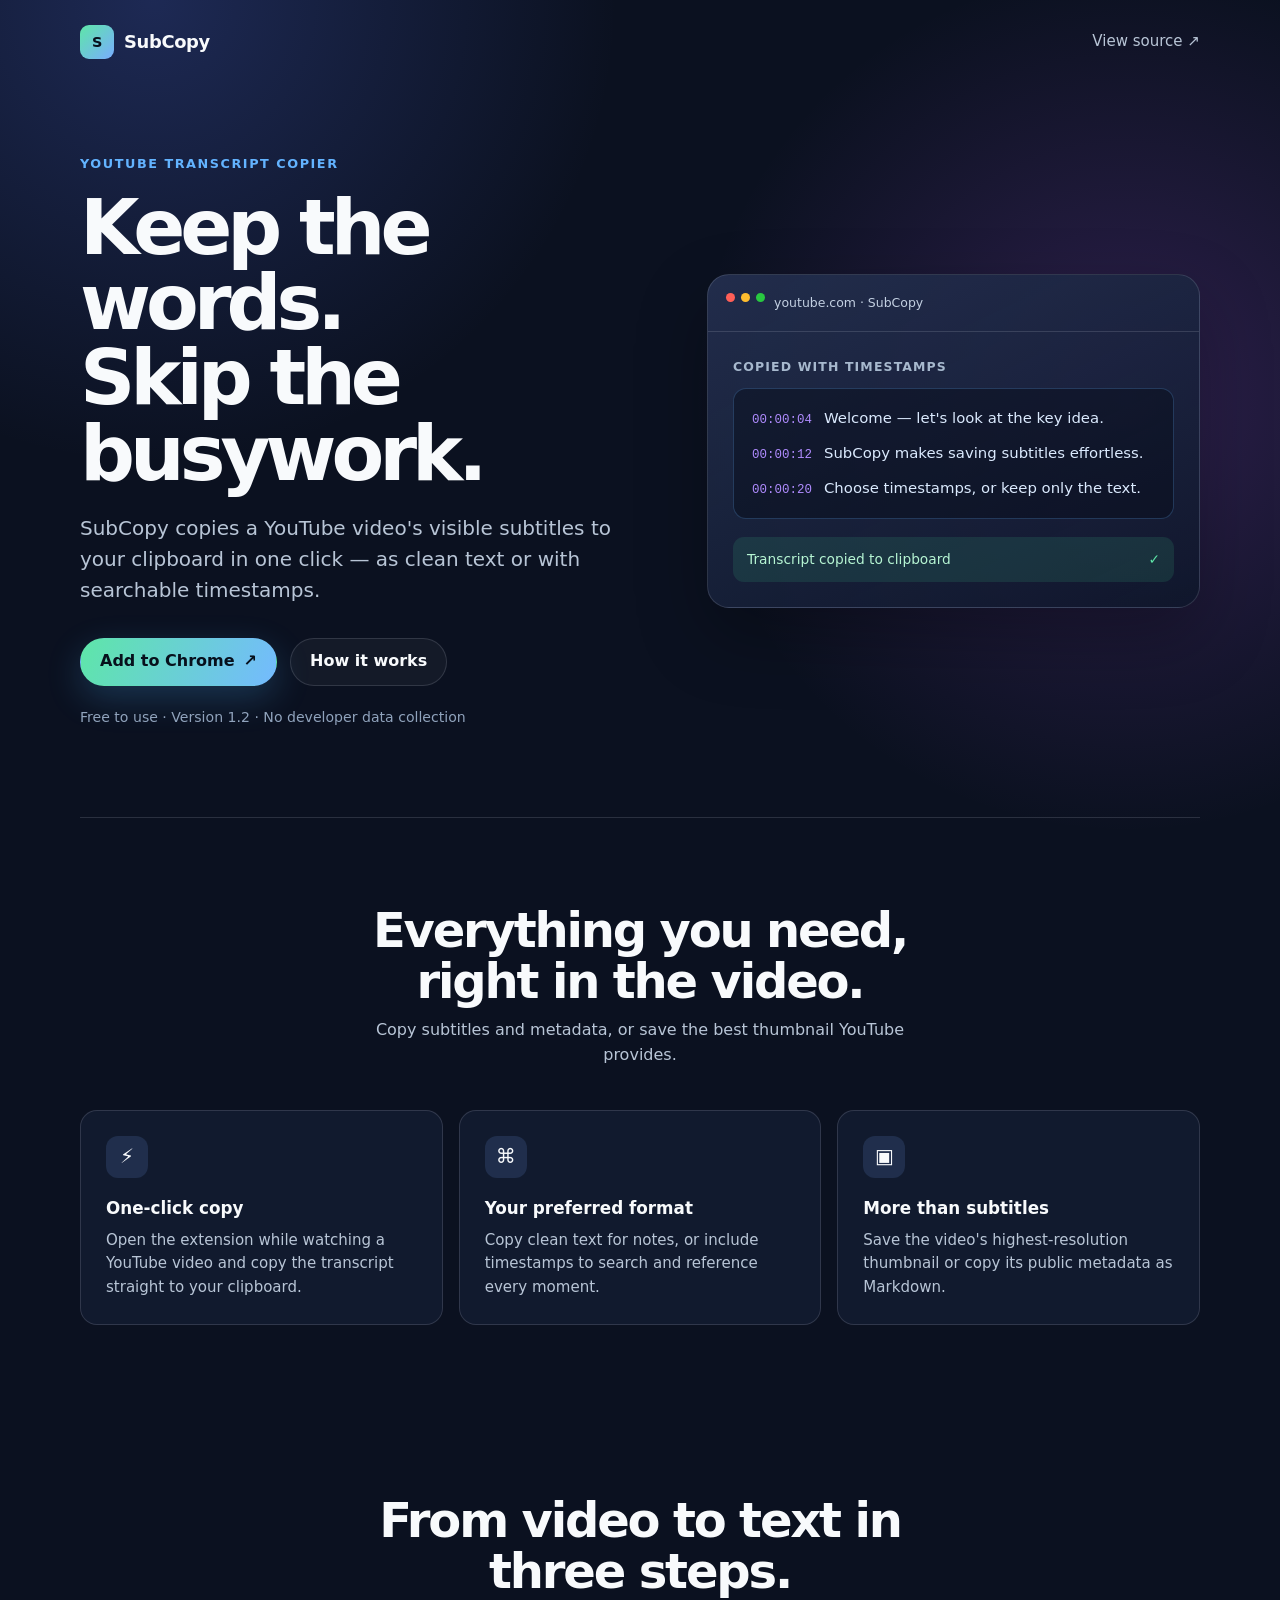
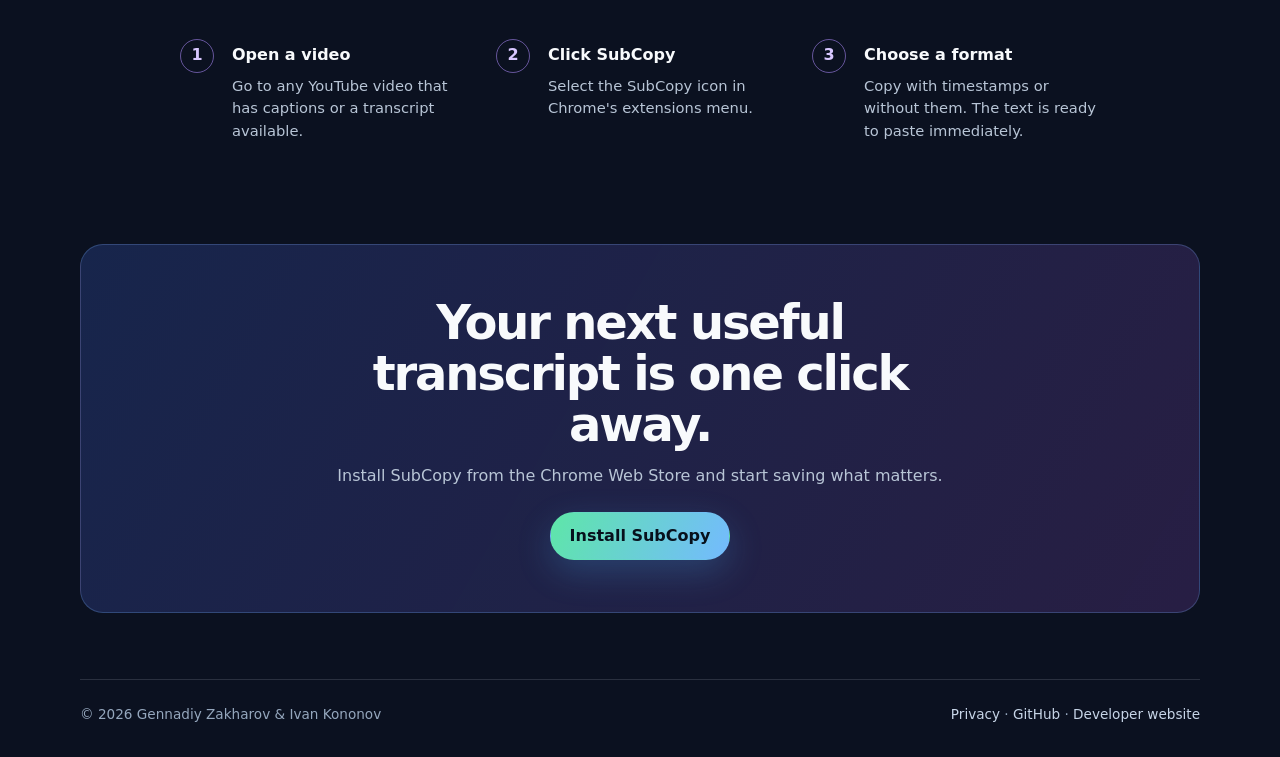
<file: docs/index.html>
<!doctype html>
<html lang="en">
  <head>
    <meta charset="utf-8">
    <meta name="viewport" content="width=device-width, initial-scale=1">
    <meta name="description" content="SubCopy copies YouTube subtitles to your clipboard in one click — with or without timestamps.">
    <meta name="theme-color" content="#0f172a">
    <title>SubCopy — YouTube subtitles, one click away</title>
    <style>
      :root {
        color-scheme: dark;
        --ink: #f8fafc;
        --muted: #b8c5d6;
        --surface: rgba(20, 30, 52, .76);
        --line: rgba(203, 213, 225, .16);
        --blue: #63b3ff;
        --purple: #b08cff;
        --green: #5ee6a8;
      }
      * { box-sizing: border-box; }
      html { scroll-behavior: smooth; }
      body {
        min-width: 320px;
        margin: 0;
        color: var(--ink);
        background:
          radial-gradient(circle at 12% 0%, rgba(84, 114, 240, .25), transparent 29rem),
          radial-gradient(circle at 88% 17%, rgba(156, 78, 218, .24), transparent 27rem),
          #0b1120;
        font: 16px/1.55 Inter, ui-sans-serif, system-ui, -apple-system, BlinkMacSystemFont, "Segoe UI", sans-serif;
      }
      a { color: inherit; }
      .wrap { width: min(1120px, calc(100% - 40px)); margin: auto; }
      header { display: flex; align-items: center; justify-content: space-between; padding: 25px 0; }
      .brand { display: flex; align-items: center; gap: 10px; text-decoration: none; font-size: 1.12rem; font-weight: 750; letter-spacing: -.02em; }
      .brand-mark { display: grid; width: 34px; height: 34px; place-items: center; border-radius: 9px; color: #07101c; background: linear-gradient(135deg, var(--green), #79adff); font-size: .9rem; font-weight: 900; }
      .top-link { color: var(--muted); text-decoration: none; font-size: .94rem; }
      .top-link:hover { color: white; }
      .hero { display: grid; grid-template-columns: 1.07fr .93fr; gap: 60px; align-items: center; min-height: 580px; padding: 70px 0 88px; }
      .eyebrow { color: var(--blue); font-weight: 700; font-size: .8rem; letter-spacing: .12em; text-transform: uppercase; }
      h1 { max-width: 680px; margin: 16px 0 22px; font-size: clamp(2.8rem, 6vw, 5.4rem); line-height: .98; letter-spacing: -.065em; }
      .lead { max-width: 570px; margin: 0; color: var(--muted); font-size: clamp(1.06rem, 2vw, 1.25rem); }
      .actions { display: flex; flex-wrap: wrap; gap: 13px; margin-top: 32px; }
      .button { display: inline-flex; align-items: center; justify-content: center; gap: 9px; min-height: 48px; padding: 0 19px; border: 1px solid transparent; border-radius: 999px; font-weight: 750; text-decoration: none; transition: transform .16s ease, background .16s ease; }
      .button:hover { transform: translateY(-2px); }
      .button.primary { color: #07101c; background: linear-gradient(115deg, var(--green), #74baff); box-shadow: 0 12px 35px rgba(76, 183, 255, .22); }
      .button.secondary { border-color: var(--line); color: var(--ink); background: rgba(255,255,255,.04); }
      .trust { margin-top: 21px; color: #90a3bc; font-size: .88rem; }
      .product-card { overflow: hidden; border: 1px solid var(--line); border-radius: 22px; background: linear-gradient(155deg, rgba(36, 48, 80, .91), rgba(14, 22, 42, .84)); box-shadow: 0 28px 70px rgba(0, 0, 0, .28); }
      .card-top { display: flex; gap: 12px; padding: 18px; border-bottom: 1px solid var(--line); color: #c3d0e2; font-size: .78rem; }
      .dot { width: 9px; height: 9px; border-radius: 50%; background: #ff5f57; box-shadow: 15px 0 #ffbd2e, 30px 0 #28c840; }
      .card-body { padding: 25px; }
      .copy-label { margin-bottom: 12px; color: #a7b9ce; font-size: .78rem; font-weight: 700; letter-spacing: .09em; text-transform: uppercase; }
      .transcript { display: grid; gap: 12px; padding: 18px; border: 1px solid rgba(99, 179, 255, .23); border-radius: 13px; background: rgba(5, 10, 22, .42); }
      .line { display: flex; gap: 12px; align-items: baseline; color: #dbeafe; font-size: .93rem; }
      .time { flex: 0 0 56px; color: var(--purple); font: .78rem ui-monospace, SFMono-Regular, Menlo, monospace; }
      .copybar { display: flex; align-items: center; justify-content: space-between; margin-top: 18px; padding: 12px 14px; border-radius: 11px; color: #b6f5d3; background: rgba(65, 219, 148, .12); font-size: .86rem; }
      .copybar strong { color: var(--green); }
      .features { padding: 87px 0; border-top: 1px solid var(--line); }
      .section-title { max-width: 580px; margin: 0 auto 42px; text-align: center; }
      h2 { margin: 0 0 12px; font-size: clamp(2rem, 4vw, 3rem); line-height: 1.06; letter-spacing: -.045em; }
      .section-title p { margin: 0; color: var(--muted); }
      .feature-grid { display: grid; grid-template-columns: repeat(3, 1fr); gap: 16px; }
      .feature { padding: 25px; border: 1px solid var(--line); border-radius: 17px; background: var(--surface); }
      .feature-icon { display: grid; width: 42px; height: 42px; margin-bottom: 17px; place-items: center; border-radius: 12px; background: rgba(118, 168, 255, .14); font-size: 1.25rem; }
      .feature h3 { margin: 0 0 8px; font-size: 1.05rem; }
      .feature p { margin: 0; color: var(--muted); font-size: .94rem; }
      .how { padding: 83px 0; }
      .steps { display: grid; grid-template-columns: repeat(3, 1fr); gap: 28px; max-width: 920px; margin: 0 auto; }
      .step { position: relative; padding-left: 52px; }
      .step-num { position: absolute; top: 0; left: 0; display: grid; width: 34px; height: 34px; place-items: center; border: 1px solid rgba(176, 140, 255, .55); border-radius: 50%; color: #d8c7ff; font-weight: 750; }
      .step h3 { margin: 4px 0 7px; font-size: 1rem; }
      .step p { margin: 0; color: var(--muted); font-size: .92rem; }
      .cta { margin: 18px 0 66px; padding: 52px 28px; border: 1px solid rgba(125, 178, 255, .25); border-radius: 23px; background: linear-gradient(120deg, rgba(60, 100, 206, .25), rgba(142, 77, 195, .22)); text-align: center; }
      .cta h2 { max-width: 600px; margin: 0 auto 14px; }
      .cta p { margin: 0 auto 24px; color: var(--muted); }
      footer { display: flex; flex-wrap: wrap; justify-content: space-between; gap: 14px; padding: 24px 0 32px; border-top: 1px solid var(--line); color: #95a7bd; font-size: .85rem; }
      footer a { color: #c7d5e7; text-decoration: none; }
      footer a:hover { color: white; }
      @media (max-width: 760px) { .hero { grid-template-columns: 1fr; gap: 35px; min-height: auto; padding-top: 52px; } .feature-grid, .steps { grid-template-columns: 1fr; } .steps { gap: 22px; } .product-card { max-width: 500px; } }
      @media (max-width: 440px) { .wrap { width: min(100% - 30px, 1120px); } .top-link { display: none; } h1 { font-size: 2.85rem; } .actions { display: grid; } .button { width: 100%; } }
    </style>
  </head>
  <body>
    <div class="wrap">
      <header>
        <a class="brand" href="#top" aria-label="SubCopy home"><span class="brand-mark" aria-hidden="true">S</span>SubCopy</a>
        <a class="top-link" href="https://github.com/globa-me/SubCopy" target="_blank" rel="noreferrer">View source ↗</a>
      </header>

      <main id="top">
        <section class="hero">
          <div>
            <div class="eyebrow">YouTube transcript copier</div>
            <h1>Keep the words.<br>Skip the busywork.</h1>
            <p class="lead">SubCopy copies a YouTube video's visible subtitles to your clipboard in one click — as clean text or with searchable timestamps.</p>
            <div class="actions">
              <a class="button primary" href="https://chromewebstore.google.com/detail/subcopy/fimcpincagfeocllidclnchppdpeihai" target="_blank" rel="noreferrer">Add to Chrome <span aria-hidden="true">↗</span></a>
              <a class="button secondary" href="#how-it-works">How it works</a>
            </div>
            <div class="trust">Free to use · Version 1.2 · No developer data collection</div>
          </div>
          <div class="product-card" aria-label="SubCopy transcript preview">
            <div class="card-top"><span class="dot" aria-hidden="true"></span><span style="margin-left:27px">youtube.com · SubCopy</span></div>
            <div class="card-body">
              <div class="copy-label">Copied with timestamps</div>
              <div class="transcript">
                <div class="line"><span class="time">00:00:04</span><span>Welcome — let's look at the key idea.</span></div>
                <div class="line"><span class="time">00:00:12</span><span>SubCopy makes saving subtitles effortless.</span></div>
                <div class="line"><span class="time">00:00:20</span><span>Choose timestamps, or keep only the text.</span></div>
              </div>
              <div class="copybar"><span>Transcript copied to clipboard</span><strong>✓</strong></div>
            </div>
          </div>
        </section>

        <section class="features" aria-labelledby="features-title">
          <div class="section-title"><h2 id="features-title">Everything you need, right in the video.</h2><p>Copy subtitles and metadata, or save the best thumbnail YouTube provides.</p></div>
          <div class="feature-grid">
            <article class="feature"><div class="feature-icon">⚡</div><h3>One-click copy</h3><p>Open the extension while watching a YouTube video and copy the transcript straight to your clipboard.</p></article>
            <article class="feature"><div class="feature-icon">⌘</div><h3>Your preferred format</h3><p>Copy clean text for notes, or include timestamps to search and reference every moment.</p></article>
            <article class="feature"><div class="feature-icon">▣</div><h3>More than subtitles</h3><p>Save the video's highest-resolution thumbnail or copy its public metadata as Markdown.</p></article>
          </div>
        </section>

        <section class="how" id="how-it-works" aria-labelledby="how-title">
          <div class="section-title"><h2 id="how-title">From video to text in three steps.</h2></div>
          <div class="steps">
            <article class="step"><span class="step-num">1</span><h3>Open a video</h3><p>Go to any YouTube video that has captions or a transcript available.</p></article>
            <article class="step"><span class="step-num">2</span><h3>Click SubCopy</h3><p>Select the SubCopy icon in Chrome's extensions menu.</p></article>
            <article class="step"><span class="step-num">3</span><h3>Choose a format</h3><p>Copy with timestamps or without them. The text is ready to paste immediately.</p></article>
          </div>
        </section>

        <section class="cta"><h2>Your next useful transcript is one click away.</h2><p>Install SubCopy from the Chrome Web Store and start saving what matters.</p><a class="button primary" href="https://chromewebstore.google.com/detail/subcopy/fimcpincagfeocllidclnchppdpeihai" target="_blank" rel="noreferrer">Install SubCopy</a></section>
      </main>

      <footer><span>© 2026 Gennadiy Zakharov &amp; Ivan Kononov</span><span><a href="privacy.html">Privacy</a> · <a href="https://github.com/globa-me/SubCopy" target="_blank" rel="noreferrer">GitHub</a> · <a href="https://zakharov.asia/" target="_blank" rel="noreferrer">Developer website</a></span></footer>
    </div>
  </body>
</html>
</file>
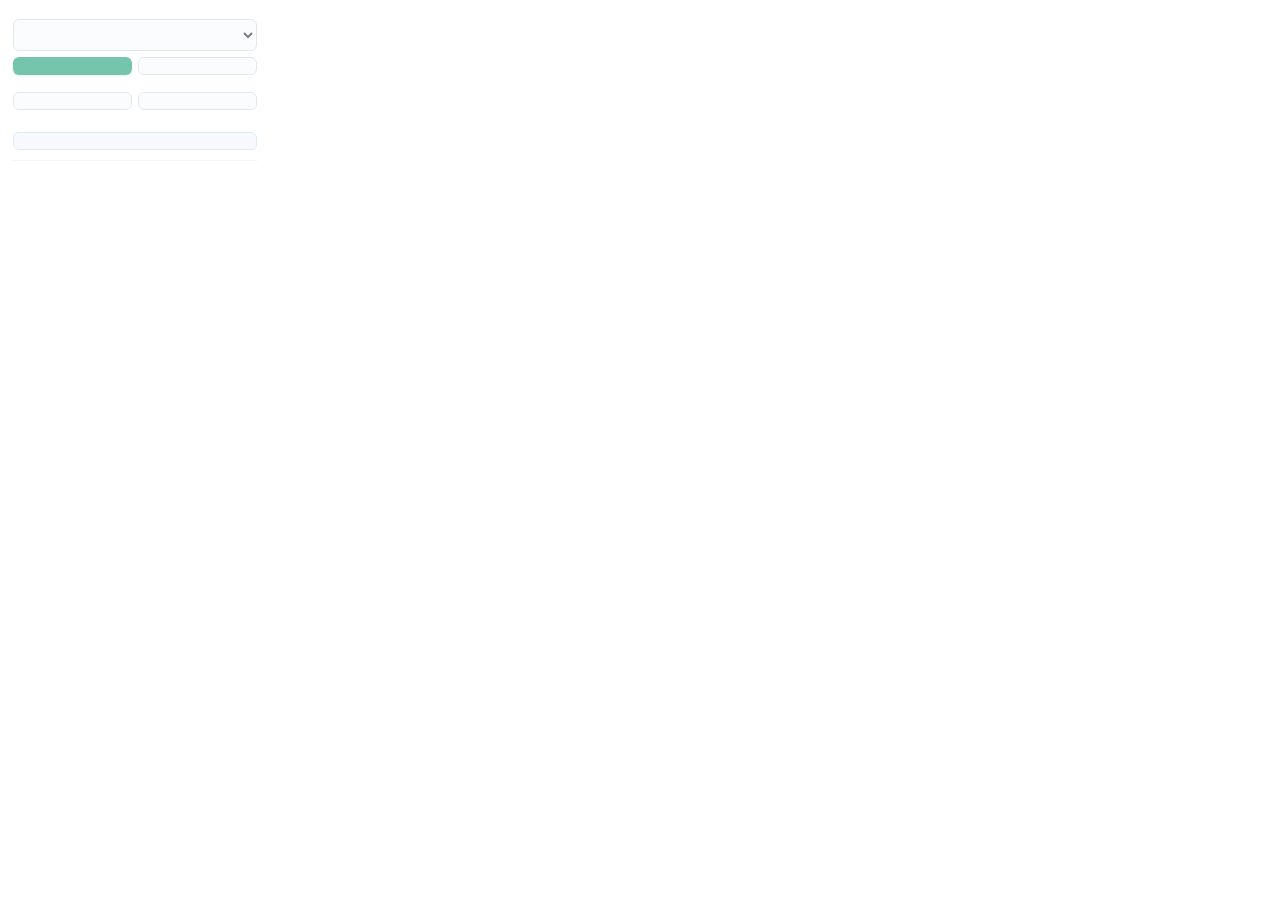
<file: popup.html>
<!DOCTYPE html>
<html lang="en">
<head>
  <meta charset="UTF-8">
  <style>
    * { box-sizing: border-box; margin: 0; padding: 0; }
    body {
      width: 270px;
      font-family: -apple-system, BlinkMacSystemFont, "Segoe UI", Roboto, Helvetica, Arial, sans-serif;
      padding: 13px;
      background: #ffffff;
      color: #0f172a;
    }
    .section-title {
      font-size: 11px;
      font-weight: 700;
      text-transform: uppercase;
      letter-spacing: 0.5px;
      color: #64748b;
      margin-bottom: 6px;
      display: flex;
      align-items: center;
      gap: 5px;
    }
    .section {
      margin-bottom: 11px;
    }
    .btn-grid {
      display: grid;
      grid-template-columns: 1fr 1fr;
      gap: 6px;
    }
    button, select {
      font-family: inherit;
      border-radius: 6px;
      border: 1px solid #cbd5e1;
      cursor: pointer;
      transition: background 0.15s ease, border-color 0.15s ease, transform 0.05s ease, box-shadow 0.15s ease;
    }
    button:active {
      transform: scale(0.98);
    }
    button:disabled, select:disabled {
      cursor: not-allowed;
      opacity: 0.55;
      transform: none;
    }
    select {
      width: 100%;
      padding: 7px 8px;
      font-size: 12px;
      background: #f8fafc;
      color: #0f172a;
      margin-bottom: 6px;
      outline: none;
      appearance: auto;
    }
    select:focus {
      border-color: #059669;
      background: #ffffff;
      box-shadow: 0 0 0 2px rgba(5, 150, 105, 0.15);
    }
    .btn-primary {
      width: 100%;
      padding: 8px 6px;
      font-size: 12px;
      font-weight: 600;
      background: #059669;
      color: #ffffff;
      border: none;
      box-shadow: 0 1px 2px rgba(5, 150, 105, 0.2);
    }
    .btn-primary:hover {
      background: #047857;
    }
    .btn-secondary {
      width: 100%;
      padding: 8px 6px;
      font-size: 12px;
      font-weight: 500;
      background: #f8fafc;
      color: #334155;
      border: 1px solid #cbd5e1;
    }
    .btn-secondary:hover {
      background: #f1f5f9;
      color: #0f172a;
      border-color: #94a3b8;
    }
    .btn-accent {
      width: 100%;
      padding: 8px 6px;
      font-size: 12px;
      font-weight: 600;
      background: #eff6ff;
      color: #2563eb;
      border: 1px solid #bfdbfe;
    }
    .btn-accent:hover {
      background: #dbeafe;
      border-color: #93c5fd;
    }
    .status {
      display: none;
      margin-bottom: 10px;
      padding: 8px 9px;
      border: 1px solid #bfdbfe;
      border-radius: 6px;
      background: #eff6ff;
      color: #1d4ed8;
      font-size: 11px;
      line-height: 1.35;
    }
    .status.error {
      border-color: #fecaca;
      background: #fef2f2;
      color: #b91c1c;
    }
    footer {
      margin-top: 10px;
      padding-top: 8px;
      border-top: 1px solid #f1f5f9;
      font-size: 10px;
      text-align: center;
    }
    footer a {
      color: #94a3b8;
      text-decoration: none;
    }
    footer a:hover {
      color: #64748b;
      text-decoration: underline;
    }
  </style>
</head>
<body>
  <div id="statusMessage" class="status" role="status" aria-live="polite"></div>

  <div class="section">
    <div class="section-title" id="sectionSubtitlesTitle"></div>
    <select id="langSelect" disabled>
      <option value="" id="selectPlaceholder"></option>
    </select>
    <div class="btn-grid">
      <button id="copyWithTimestamps" class="btn-primary" disabled></button>
      <button id="copyWithoutTimestamps" class="btn-secondary" disabled></button>
    </div>
  </div>

  <div class="section">
    <div class="section-title" id="sectionCoverTitle"></div>
    <div class="btn-grid">
      <button id="downloadCover" class="btn-secondary" disabled></button>
      <button id="copyCover" class="btn-secondary" disabled></button>
    </div>
  </div>

  <div class="section" style="margin-bottom: 6px;">
    <div class="section-title" id="sectionInfoTitle"></div>
    <button id="copyAllInfo" class="btn-accent" disabled></button>
  </div>

  <footer>
    <a id="popupFooter" href="#" target="_blank" rel="noopener noreferrer"></a>
  </footer>
  <script src="popup.js"></script>
</body>
</html>
</file>
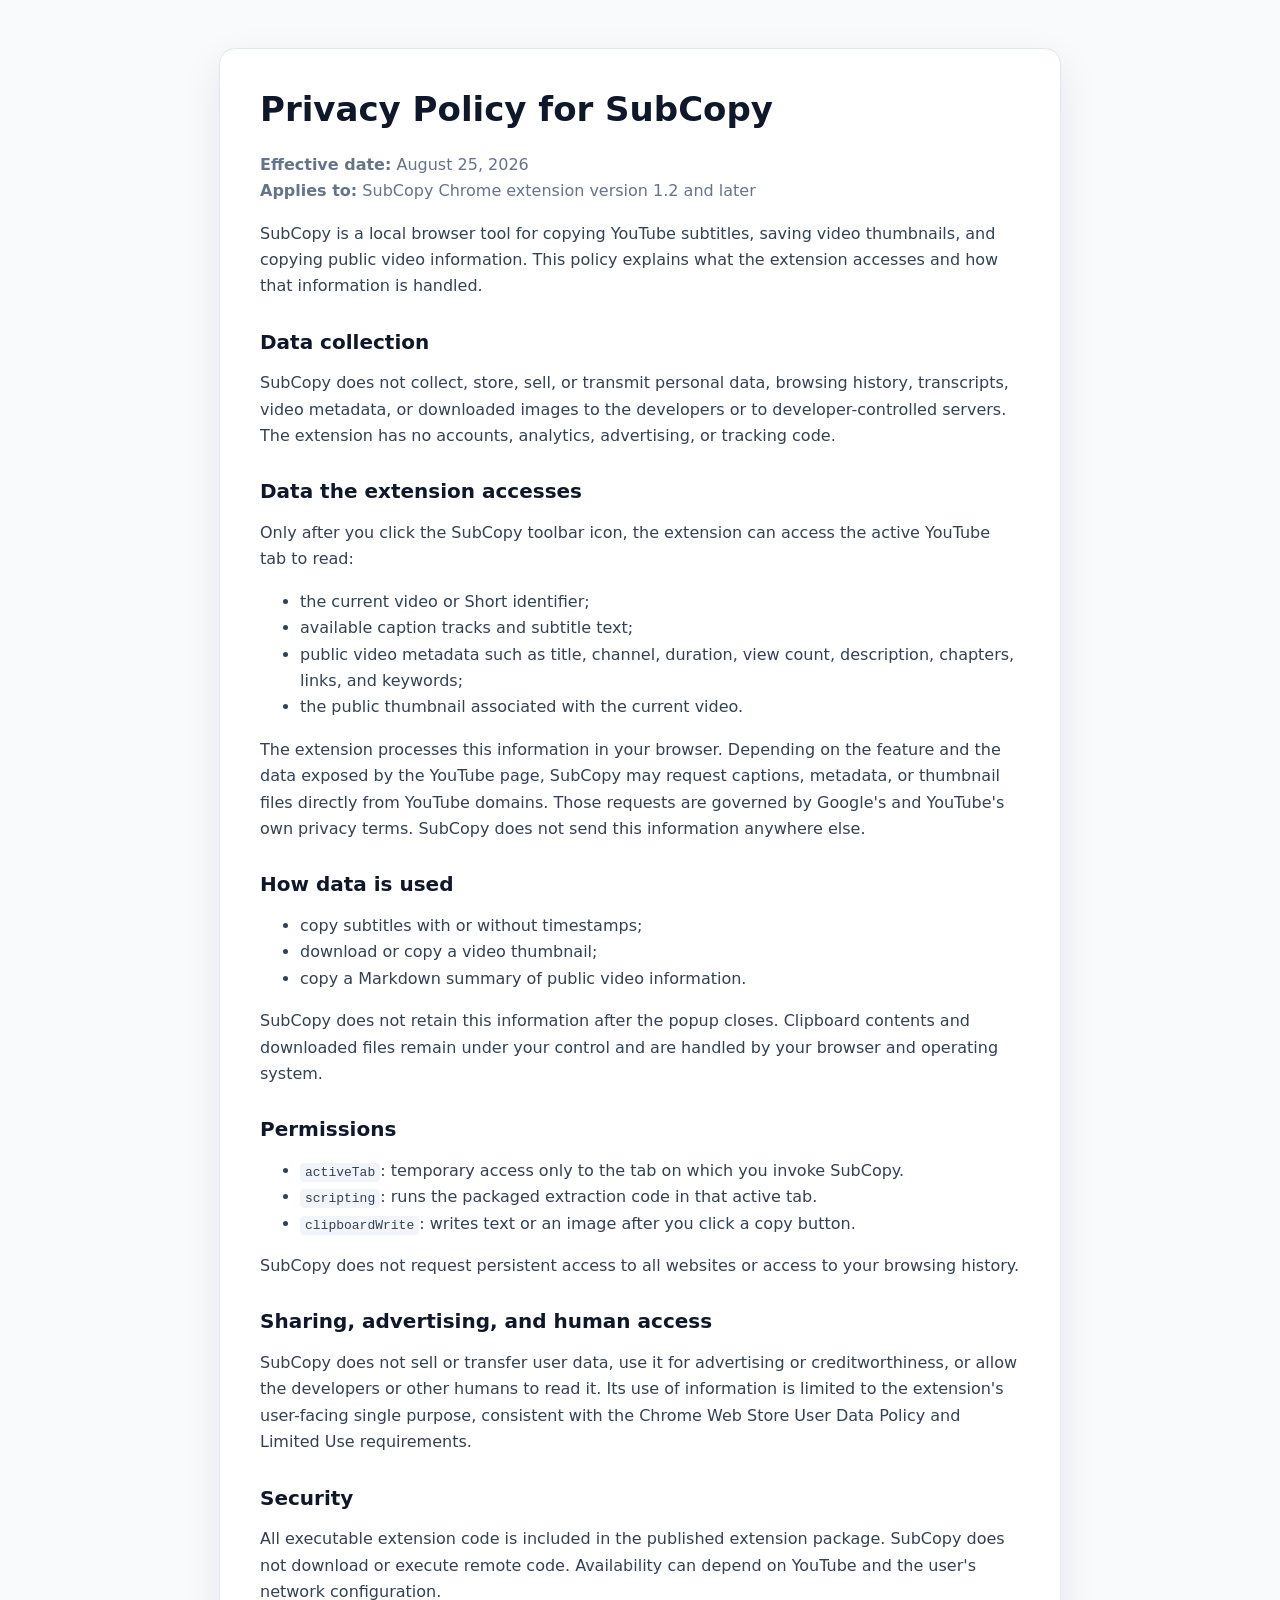
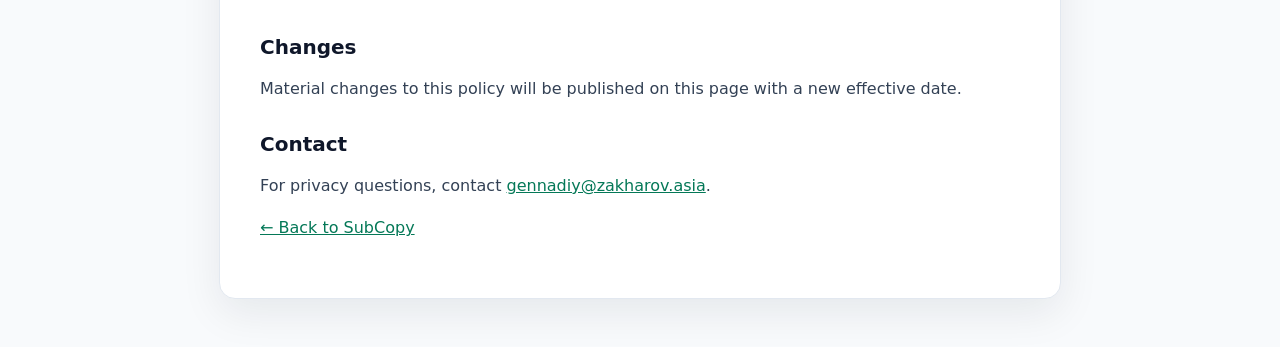
<file: docs/privacy.html>
<!DOCTYPE html>
<html lang="en">
<head>
  <meta charset="UTF-8">
  <meta name="viewport" content="width=device-width, initial-scale=1">
  <meta name="description" content="Privacy Policy for the SubCopy Chrome extension.">
  <title>SubCopy Privacy Policy</title>
  <style>
    :root { color-scheme: light; font-family: Inter, ui-sans-serif, system-ui, -apple-system, BlinkMacSystemFont, "Segoe UI", sans-serif; }
    body { margin: 0; background: #f8fafc; color: #0f172a; }
    main { width: min(760px, calc(100% - 40px)); margin: 48px auto; padding: 40px; background: #fff; border: 1px solid #e2e8f0; border-radius: 16px; box-shadow: 0 14px 40px rgba(15, 23, 42, .08); }
    h1 { margin-top: 0; font-size: 34px; }
    h2 { margin-top: 30px; font-size: 20px; }
    p, li { color: #334155; line-height: 1.65; }
    code { padding: 2px 5px; border-radius: 4px; background: #f1f5f9; }
    a { color: #047857; }
    .meta { color: #64748b; }
    @media (max-width: 640px) { main { width: auto; margin: 0; padding: 28px 20px; border: 0; border-radius: 0; box-shadow: none; } }
  </style>
</head>
<body>
  <main>
    <h1>Privacy Policy for SubCopy</h1>
    <p class="meta"><strong>Effective date:</strong> August 25, 2026<br><strong>Applies to:</strong> SubCopy Chrome extension version 1.2 and later</p>
    <p>SubCopy is a local browser tool for copying YouTube subtitles, saving video thumbnails, and copying public video information. This policy explains what the extension accesses and how that information is handled.</p>

    <h2>Data collection</h2>
    <p>SubCopy does not collect, store, sell, or transmit personal data, browsing history, transcripts, video metadata, or downloaded images to the developers or to developer-controlled servers. The extension has no accounts, analytics, advertising, or tracking code.</p>

    <h2>Data the extension accesses</h2>
    <p>Only after you click the SubCopy toolbar icon, the extension can access the active YouTube tab to read:</p>
    <ul><li>the current video or Short identifier;</li><li>available caption tracks and subtitle text;</li><li>public video metadata such as title, channel, duration, view count, description, chapters, links, and keywords;</li><li>the public thumbnail associated with the current video.</li></ul>
    <p>The extension processes this information in your browser. Depending on the feature and the data exposed by the YouTube page, SubCopy may request captions, metadata, or thumbnail files directly from YouTube domains. Those requests are governed by Google's and YouTube's own privacy terms. SubCopy does not send this information anywhere else.</p>

    <h2>How data is used</h2>
    <ul><li>copy subtitles with or without timestamps;</li><li>download or copy a video thumbnail;</li><li>copy a Markdown summary of public video information.</li></ul>
    <p>SubCopy does not retain this information after the popup closes. Clipboard contents and downloaded files remain under your control and are handled by your browser and operating system.</p>

    <h2>Permissions</h2>
    <ul><li><code>activeTab</code>: temporary access only to the tab on which you invoke SubCopy.</li><li><code>scripting</code>: runs the packaged extraction code in that active tab.</li><li><code>clipboardWrite</code>: writes text or an image after you click a copy button.</li></ul>
    <p>SubCopy does not request persistent access to all websites or access to your browsing history.</p>

    <h2>Sharing, advertising, and human access</h2>
    <p>SubCopy does not sell or transfer user data, use it for advertising or creditworthiness, or allow the developers or other humans to read it. Its use of information is limited to the extension's user-facing single purpose, consistent with the Chrome Web Store User Data Policy and Limited Use requirements.</p>

    <h2>Security</h2>
    <p>All executable extension code is included in the published extension package. SubCopy does not download or execute remote code. Availability can depend on YouTube and the user's network configuration.</p>

    <h2>Changes</h2>
    <p>Material changes to this policy will be published on this page with a new effective date.</p>

    <h2>Contact</h2>
    <p>For privacy questions, contact <a href="mailto:gennadiy@zakharov.asia">gennadiy@zakharov.asia</a>.</p>

    <p><a href="./">← Back to SubCopy</a></p>
  </main>
</body>
</html>
</file>
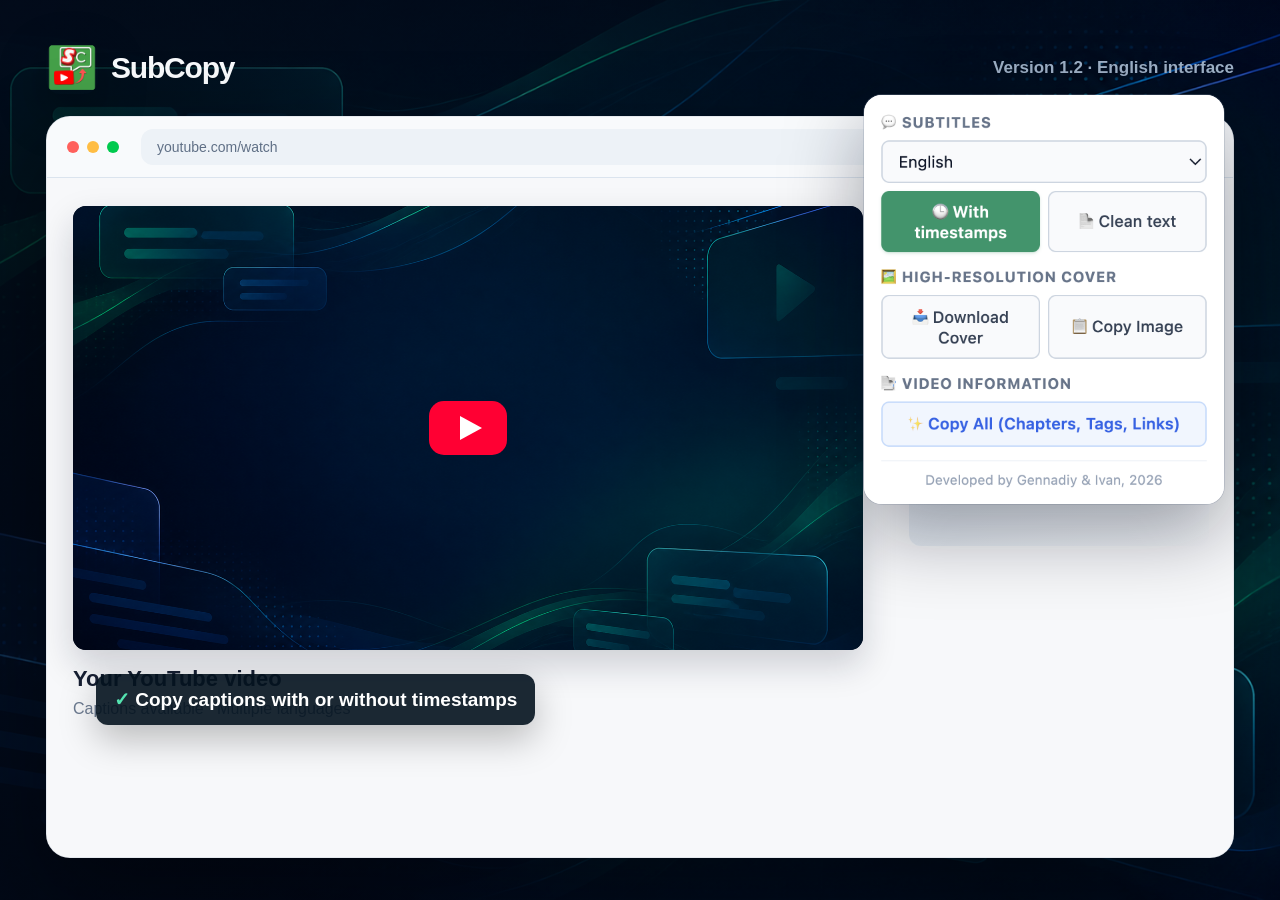
<file: promo_assets/release-v1.2/source/store-assets.html>
<!doctype html>
<html lang="en">
<head>
  <meta charset="utf-8">
  <meta name="viewport" content="width=device-width, initial-scale=1">
  <title>SubCopy 1.2 Store Assets</title>
  <style>
    * { box-sizing: border-box; }
    html, body { margin: 0; width: 100%; height: 100%; overflow: hidden; }
    body {
      font-family: Inter, ui-sans-serif, -apple-system, BlinkMacSystemFont, "Segoe UI", sans-serif;
      color: #f8fafc;
      background: #061426;
    }
    .asset { position: relative; display: none; width: 100vw; height: 100vh; overflow: hidden; }
    .asset.active { display: block; }
    .backdrop {
      position: absolute; inset: 0; width: 100%; height: 100%; object-fit: cover;
      filter: saturate(.92) contrast(1.03);
    }
    .shade { position: absolute; inset: 0; background: linear-gradient(90deg, rgba(3, 12, 24, .68), rgba(3, 12, 24, .08)); }
    .logo { display: flex; align-items: center; gap: 20px; }
    .logo img { display: block; border-radius: 22%; box-shadow: 0 18px 50px rgba(0,0,0,.3); }
    .brand { font-weight: 780; letter-spacing: -.04em; }
    .eyebrow { color: #5ee1b7; font-weight: 750; letter-spacing: .12em; text-transform: uppercase; }
    .pill {
      display: inline-flex; align-items: center; gap: 9px; padding: 11px 15px;
      border: 1px solid rgba(148, 163, 184, .25); border-radius: 999px;
      background: rgba(15, 35, 54, .72); color: #dce8f5; font-weight: 650;
      box-shadow: inset 0 1px rgba(255,255,255,.08);
    }
    .dot { width: 9px; height: 9px; border-radius: 50%; background: #22c98b; box-shadow: 0 0 18px #22c98b; }

    /* Store screenshot: 1280 x 800 */
    #screenshot { background: #07182a; padding: 42px 46px; }
    #screenshot .topline { position: relative; z-index: 2; display: flex; align-items: center; justify-content: space-between; }
    #screenshot .topline .logo { gap: 13px; }
    #screenshot .topline img { width: 52px; height: 52px; border-radius: 14px; }
    #screenshot .topline .brand { font-size: 30px; }
    #screenshot .topline .version { color: #9fb2c8; font-size: 17px; font-weight: 650; }
    .browser {
      position: absolute; z-index: 2; left: 46px; right: 46px; top: 116px; bottom: 42px;
      overflow: hidden; border: 1px solid rgba(148, 163, 184, .24); border-radius: 24px;
      background: #fff; box-shadow: 0 35px 90px rgba(0,0,0,.4);
    }
    .browserbar {
      height: 61px; display: flex; align-items: center; gap: 12px; padding: 0 20px;
      background: #f8fafc; border-bottom: 1px solid #dbe4ee;
    }
    .traffic { display: flex; gap: 8px; margin-right: 10px; }
    .traffic i { display:block; width: 12px; height: 12px; border-radius: 50%; }
    .traffic i:nth-child(1) { background:#ff605c; } .traffic i:nth-child(2) { background:#ffbd44; } .traffic i:nth-child(3) { background:#00ca4e; }
    .address { flex: 1; padding: 10px 16px; border-radius: 12px; background: #edf2f7; color: #607086; font-size: 14px; }
    .browser-body { position: relative; height: calc(100% - 61px); background: #f7f8fa; }
    .video-shell { position: absolute; left: 26px; top: 28px; width: 790px; }
    .video-frame { position: relative; overflow: hidden; aspect-ratio: 16/9; border-radius: 13px; background:#0b1020; box-shadow: 0 15px 34px rgba(15,23,42,.18); }
    .video-frame img { width:100%; height:100%; object-fit:cover; }
    .play { position:absolute; left:50%; top:50%; transform:translate(-50%,-50%); width:78px; height:54px; border-radius:15px; background:#ff0033; }
    .play:after { content:""; position:absolute; left:31px; top:15px; border-left:22px solid white; border-top:12px solid transparent; border-bottom:12px solid transparent; }
    .video-title { margin-top: 16px; color:#172033; font-size:22px; font-weight:760; }
    .video-meta { margin-top:8px; color:#6b7a90; font-size:16px; }
    .side-lines { position:absolute; right:24px; top:34px; width:300px; }
    .side-line { height:73px; margin-bottom:14px; border-radius:12px; background:linear-gradient(90deg,#e7edf4,#f5f7fa); }
    .popup-card {
      position:absolute; z-index:3; right:56px; top:95px; width:360px; padding:0;
      border-radius:18px; overflow:hidden; background:#fff;
      box-shadow:0 28px 80px rgba(2,8,23,.38), 0 0 0 1px rgba(148,163,184,.28);
    }
    .popup-card img { display:block; width:100%; height:auto; }
    .caption-note {
      position:absolute; z-index:4; left:96px; bottom:175px; padding:14px 18px;
      border-radius:12px; background:rgba(4,18,31,.9); color:white; font-size:19px; font-weight:680;
      box-shadow:0 14px 36px rgba(0,0,0,.25);
    }
    .caption-note span { color:#54e3b0; }

    /* Small promo: 440 x 280 */
    #small { padding: 30px 30px 26px; }
    #small .shade { background: linear-gradient(105deg, rgba(2,10,22,.92), rgba(2,10,22,.36)); }
    #small .content { position:relative; z-index:2; }
    #small .logo { gap:13px; }
    #small .logo img { width:58px; height:58px; border-radius:14px; }
    #small .brand { font-size:34px; }
    #small h1 { margin:23px 0 9px; max-width:350px; font-size:28px; line-height:1.04; letter-spacing:-.035em; }
    #small p { margin:0; color:#c9d7e7; font-size:15px; line-height:1.35; }
    #small .features { display:flex; gap:8px; margin-top:20px; }
    #small .pill { padding:7px 10px; font-size:11px; gap:6px; }
    #small .dot { width:6px; height:6px; }

    /* Marquee promo: 1400 x 560 */
    #marquee { padding: 70px 84px; }
    #marquee .shade { background: linear-gradient(90deg, rgba(2,9,20,.94) 0%, rgba(2,9,20,.67) 47%, rgba(2,9,20,.14) 100%); }
    #marquee .content { position:relative; z-index:2; width:610px; }
    #marquee .logo img { width:82px; height:82px; border-radius:20px; }
    #marquee .brand { font-size:54px; }
    #marquee h1 { margin:42px 0 16px; font-size:58px; line-height:1.02; letter-spacing:-.045em; }
    #marquee .sub { margin:0; color:#c9d7e7; font-size:23px; line-height:1.4; }
    #marquee .features { display:flex; flex-wrap:wrap; gap:11px; margin-top:32px; }
    #marquee .pill { font-size:16px; }
    #marquee .product {
      position:absolute; z-index:3; right:120px; top:48px; width:405px; padding:16px;
      border-radius:30px; background:rgba(255,255,255,.1); border:1px solid rgba(255,255,255,.2);
      box-shadow:0 40px 100px rgba(0,0,0,.42); backdrop-filter:blur(15px); transform:rotate(1.5deg);
    }
    #marquee .product img { display:block; width:100%; border-radius:18px; }

    /* Store icon: 128 x 128 */
    #icon { display:none; place-items:center; background:#43a047; }
    #icon.active { display:grid; }
    #icon img { display:block; width:116px; height:116px; }
  </style>
</head>
<body>
  <section id="screenshot" class="asset">
    <img class="backdrop" src="brand-background.png" alt="">
    <div class="shade"></div>
    <div class="topline">
      <div class="logo"><img src="../../../icons/icon128.png" alt=""><span class="brand">SubCopy</span></div>
      <div class="version">Version 1.2 · English interface</div>
    </div>
    <div class="browser">
      <div class="browserbar"><span class="traffic"><i></i><i></i><i></i></span><div class="address">youtube.com/watch</div></div>
      <div class="browser-body">
        <div class="video-shell">
          <div class="video-frame"><img src="brand-background.png" alt=""><span class="play"></span></div>
          <div class="video-title">Your YouTube video</div>
          <div class="video-meta">Captions available · Multiple languages</div>
        </div>
        <div class="side-lines"><div class="side-line"></div><div class="side-line"></div><div class="side-line"></div><div class="side-line"></div></div>
      </div>
    </div>
    <div class="popup-card"><img src="popup-content-en.png" alt="SubCopy English popup"></div>
    <div class="caption-note"><span>✓</span> Copy captions with or without timestamps</div>
  </section>

  <section id="small" class="asset">
    <img class="backdrop" src="brand-background.png" alt=""><div class="shade"></div>
    <div class="content">
      <div class="logo"><img src="../../../icons/icon128.png" alt=""><span class="brand">SubCopy</span></div>
      <h1>YouTube captions in one click.</h1>
      <p>Copy subtitles, save covers, and capture public video info.</p>
      <div class="features"><span class="pill"><i class="dot"></i>Captions</span><span class="pill"><i class="dot"></i>Covers</span><span class="pill"><i class="dot"></i>Video info</span></div>
    </div>
  </section>

  <section id="marquee" class="asset">
    <img class="backdrop" src="brand-background.png" alt=""><div class="shade"></div>
    <div class="content">
      <div class="logo"><img src="../../../icons/icon128.png" alt=""><span class="brand">SubCopy</span></div>
      <h1>Copy YouTube captions in one click.</h1>
      <p class="sub">Clean text, timestamps, high-resolution covers, and public video information — directly from the active video.</p>
      <div class="features"><span class="pill"><i class="dot"></i>Multiple languages</span><span class="pill"><i class="dot"></i>YouTube Shorts</span><span class="pill"><i class="dot"></i>No tracking</span></div>
    </div>
    <div class="product"><img src="popup-content-en.png" alt="SubCopy English popup"></div>
  </section>

  <section id="icon" class="asset"><img src="../../../icons/icon128.png" alt="SubCopy"></section>

  <script>
    const requested = new URLSearchParams(location.search).get('asset') || 'screenshot';
    document.getElementById(requested)?.classList.add('active');
  </script>
</body>
</html>
</file>
